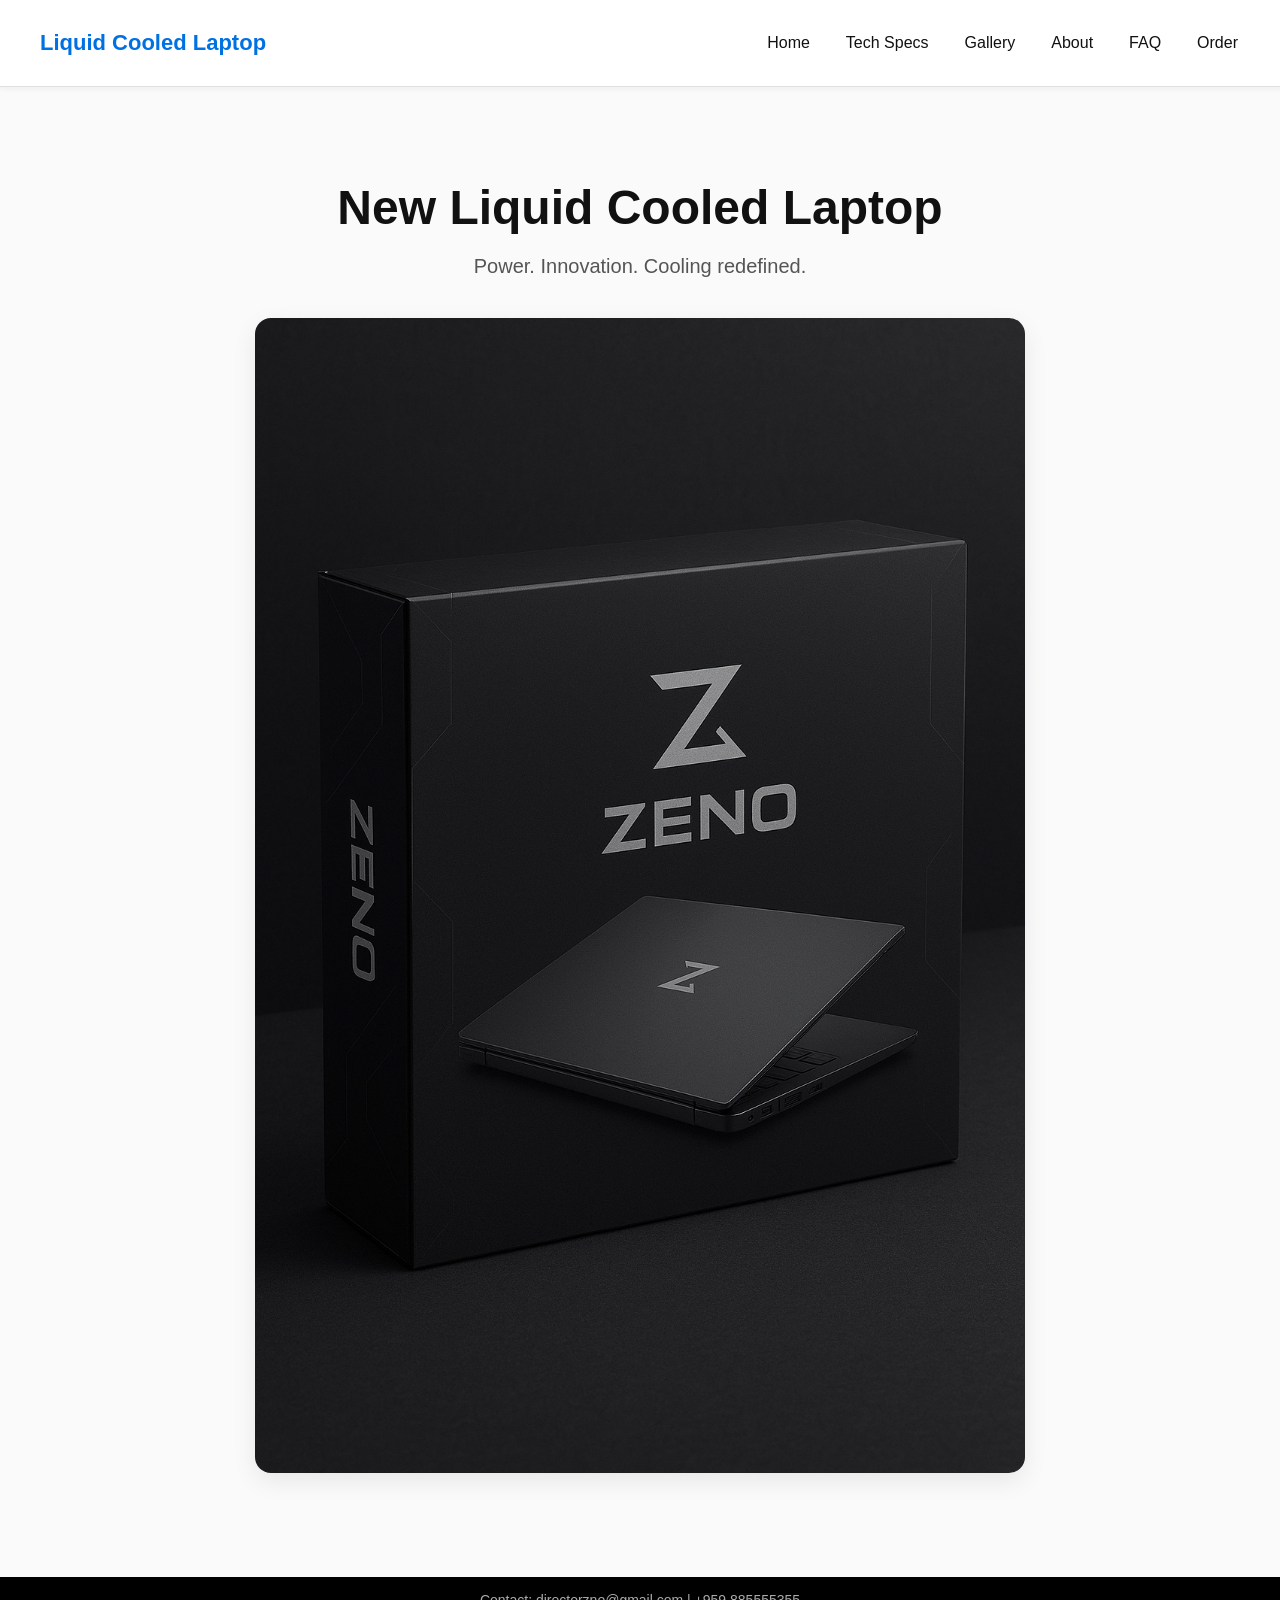
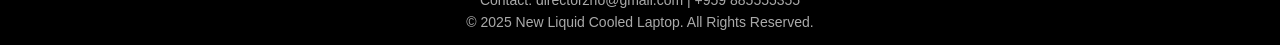
<file: index.html>
<!DOCTYPE html>
<html lang="en">
<head>
  <meta charset="UTF-8">
  <meta name="viewport" content="width=device-width, initial-scale=1.0">
  <title>Home</title>
  <link rel="stylesheet" type="text/css" href="style.css">
</head>
<body>
  <header>
    <h1>Liquid Cooled Laptop</h1>
    <nav>
      <ul>
        <li><a href="index.html">Home</a></li>
        <li><a href="techspecs.html">Tech Specs</a></li>
        <li><a href="gallery.html">Gallery</a></li>
        <li><a href="aboutus.html">About</a></li>
        <li><a href="faq.html">FAQ</a></li>
        <li><a href="order.html">Order</a></li>
      </ul>
    </nav>
  </header>

  <section id="home" class="hero">
    <h2>New Liquid Cooled Laptop</h2>
    <p>Power. Innovation. Cooling redefined.</p>
    <img src="pic/photo7.png" alt="Laptop Hero Image">
  </section>

  <footer>
    <p>Contact: directorzno@gmail.com | +959 885555355</p>
    <p>&copy; 2025 New Liquid Cooled Laptop. All Rights Reserved.</p>
  </footer>
</body>
</html>
</file>
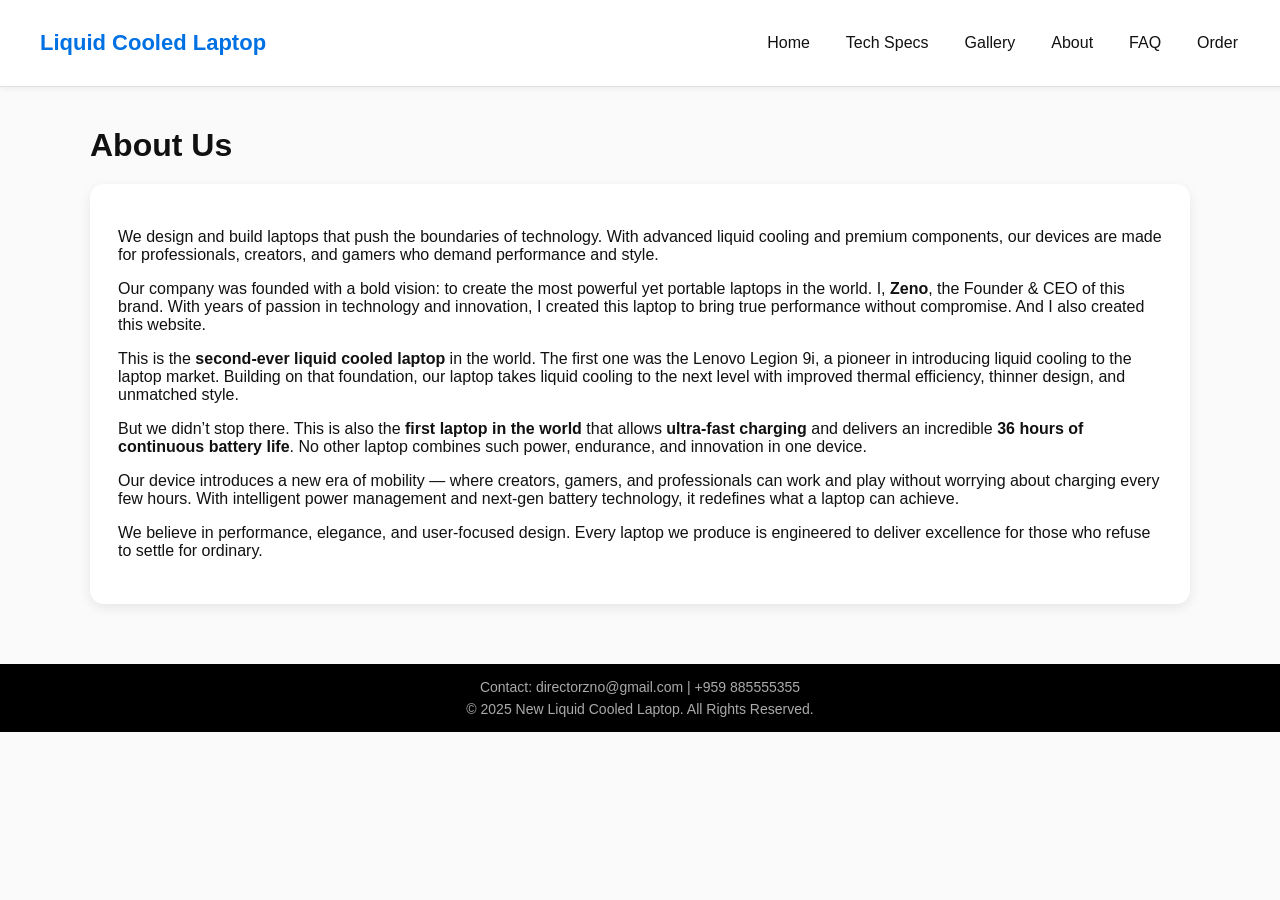
<file: aboutus.html>
<!DOCTYPE html>
<html>
<head>
  <meta charset="utf-8">
  <meta name="viewport" content="width=device-width, initial-scale=1">
  <title>About Us</title>
  <link rel="stylesheet" type="text/css" href="style.css">
</head>
<body>
<header>
    <h1>Liquid Cooled Laptop</h1>
    <nav>
      <ul>
        <li><a href="index.html">Home</a></li>
        <li><a href="techspecs.html">Tech Specs</a></li>
        <li><a href="gallery.html">Gallery</a></li>
        <li><a href="aboutus.html">About</a></li>
        <li><a href="faq.html">FAQ</a></li>
        <li><a href="order.html">Order</a></li>
      </ul>
    </nav>
  </header>

  <section id="about">
    <h2>About Us</h2>
    <div class="card">
      <p>We design and build laptops that push the boundaries of technology. With advanced liquid cooling and premium components, our devices are made for professionals, creators, and gamers who demand performance and style.</p>
      
      <p>Our company was founded with a bold vision: to create the most powerful yet portable laptops in the world. I, <strong>Zeno</strong>, the Founder & CEO of this brand. With years of passion in technology and innovation, I created this laptop to bring true performance without compromise. And I also created this website.</p>
      
      <p>This is the <strong>second-ever liquid cooled laptop</strong> in the world. The first one was the Lenovo Legion 9i, a pioneer in introducing liquid cooling to the laptop market. Building on that foundation, our laptop takes liquid cooling to the next level with improved thermal efficiency, thinner design, and unmatched style.</p>
      
      <p>But we didn’t stop there. This is also the <strong>first laptop in the world</strong> that allows <strong>ultra-fast charging</strong> and delivers an incredible <strong>36 hours of continuous battery life</strong>. No other laptop combines such power, endurance, and innovation in one device.</p>
      
      <p>Our device introduces a new era of mobility — where creators, gamers, and professionals can work and play without worrying about charging every few hours. With intelligent power management and next-gen battery technology, it redefines what a laptop can achieve.</p>
      
      <p>We believe in performance, elegance, and user-focused design. Every laptop we produce is engineered to deliver excellence for those who refuse to settle for ordinary.</p>
    </div>
  </section>

  <footer>
    <p>Contact: directorzno@gmail.com | +959 885555355</p>
    <p>&copy; 2025 New Liquid Cooled Laptop. All Rights Reserved.</p>
  </footer>
</body>
</html>
</file>
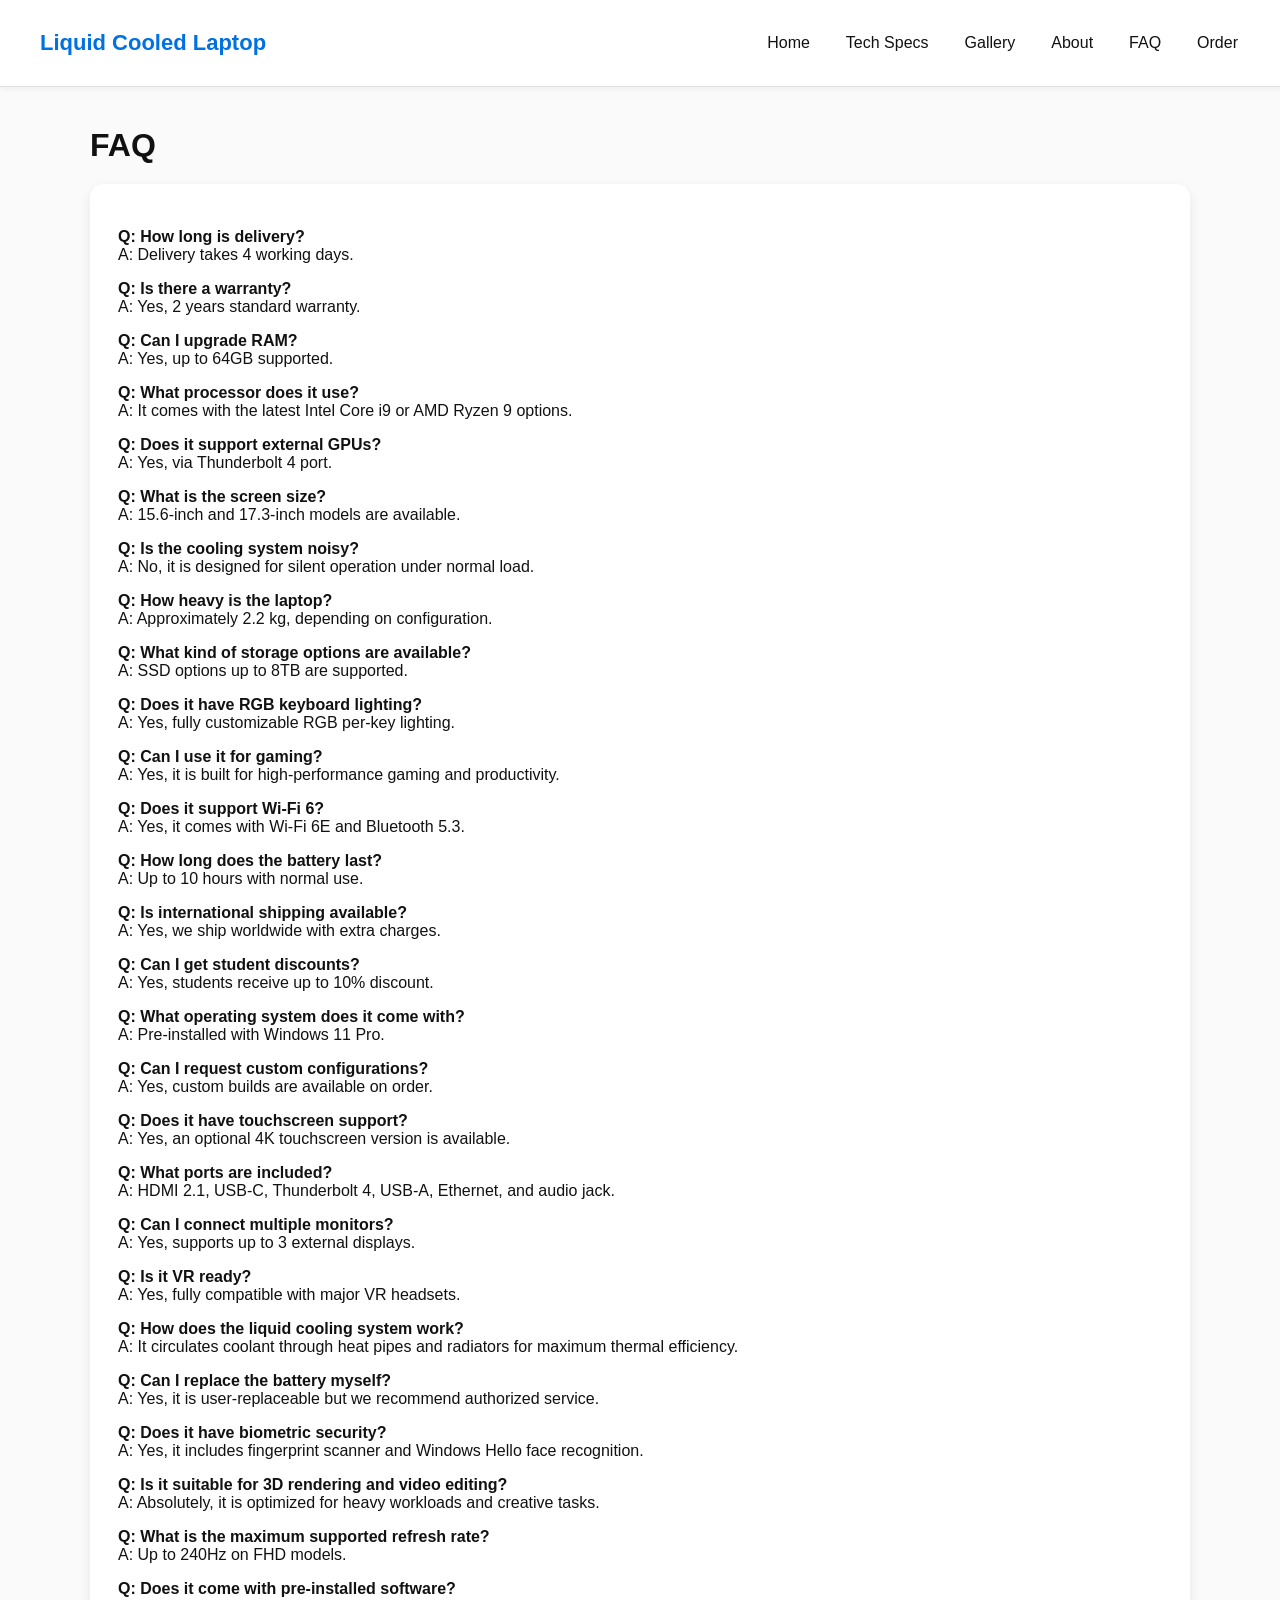
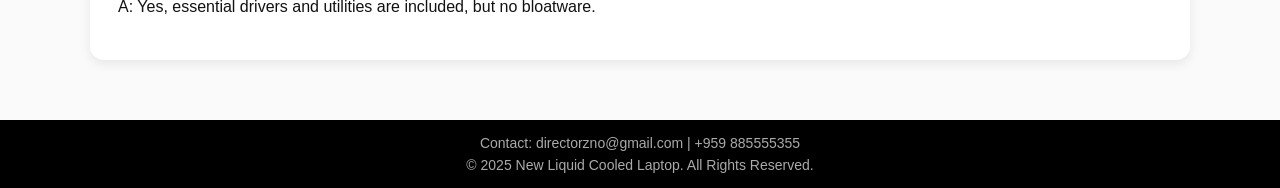
<file: faq.html>
<!DOCTYPE html>
<html>
<head>
  <meta charset="utf-8">
  <meta name="viewport" content="width=device-width, initial-scale=1">
  <title>FAQs</title>
  <link rel="stylesheet" type="text/css" href="style.css">
</head>
<body>
<header>
    <h1>Liquid Cooled Laptop</h1>
    <nav>
      <ul>
        <li><a href="index.html">Home</a></li>
        <li><a href="techspecs.html">Tech Specs</a></li>
        <li><a href="gallery.html">Gallery</a></li>
        <li><a href="aboutus.html">About</a></li>
        <li><a href="faq.html">FAQ</a></li>
        <li><a href="order.html">Order</a></li>
      </ul>
    </nav>
  </header>

  <section id="faq">
    <h2>FAQ</h2>
    <div class="card">
      <p><strong>Q: How long is delivery?</strong><br> A: Delivery takes 4 working days.</p>
      <p><strong>Q: Is there a warranty?</strong><br> A: Yes, 2 years standard warranty.</p>
      <p><strong>Q: Can I upgrade RAM?</strong><br> A: Yes, up to 64GB supported.</p>
      <p><strong>Q: What processor does it use?</strong><br> A: It comes with the latest Intel Core i9 or AMD Ryzen 9 options.</p>
      <p><strong>Q: Does it support external GPUs?</strong><br> A: Yes, via Thunderbolt 4 port.</p>
      <p><strong>Q: What is the screen size?</strong><br> A: 15.6-inch and 17.3-inch models are available.</p>
      <p><strong>Q: Is the cooling system noisy?</strong><br> A: No, it is designed for silent operation under normal load.</p>
      <p><strong>Q: How heavy is the laptop?</strong><br> A: Approximately 2.2 kg, depending on configuration.</p>
      <p><strong>Q: What kind of storage options are available?</strong><br> A: SSD options up to 8TB are supported.</p>
      <p><strong>Q: Does it have RGB keyboard lighting?</strong><br> A: Yes, fully customizable RGB per-key lighting.</p>
      <p><strong>Q: Can I use it for gaming?</strong><br> A: Yes, it is built for high-performance gaming and productivity.</p>
      <p><strong>Q: Does it support Wi-Fi 6?</strong><br> A: Yes, it comes with Wi-Fi 6E and Bluetooth 5.3.</p>
      <p><strong>Q: How long does the battery last?</strong><br> A: Up to 10 hours with normal use.</p>
      <p><strong>Q: Is international shipping available?</strong><br> A: Yes, we ship worldwide with extra charges.</p>
      <p><strong>Q: Can I get student discounts?</strong><br> A: Yes, students receive up to 10% discount.</p>
      <p><strong>Q: What operating system does it come with?</strong><br> A: Pre-installed with Windows 11 Pro.</p>
      <p><strong>Q: Can I request custom configurations?</strong><br> A: Yes, custom builds are available on order.</p>

      <!-- Extra 10 FAQs -->
      <p><strong>Q: Does it have touchscreen support?</strong><br> A: Yes, an optional 4K touchscreen version is available.</p>
      <p><strong>Q: What ports are included?</strong><br> A: HDMI 2.1, USB-C, Thunderbolt 4, USB-A, Ethernet, and audio jack.</p>
      <p><strong>Q: Can I connect multiple monitors?</strong><br> A: Yes, supports up to 3 external displays.</p>
      <p><strong>Q: Is it VR ready?</strong><br> A: Yes, fully compatible with major VR headsets.</p>
      <p><strong>Q: How does the liquid cooling system work?</strong><br> A: It circulates coolant through heat pipes and radiators for maximum thermal efficiency.</p>
      <p><strong>Q: Can I replace the battery myself?</strong><br> A: Yes, it is user-replaceable but we recommend authorized service.</p>
      <p><strong>Q: Does it have biometric security?</strong><br> A: Yes, it includes fingerprint scanner and Windows Hello face recognition.</p>
      <p><strong>Q: Is it suitable for 3D rendering and video editing?</strong><br> A: Absolutely, it is optimized for heavy workloads and creative tasks.</p>
      <p><strong>Q: What is the maximum supported refresh rate?</strong><br> A: Up to 240Hz on FHD models.</p>
      <p><strong>Q: Does it come with pre-installed software?</strong><br> A: Yes, essential drivers and utilities are included, but no bloatware.</p>
    </div>
  </section>
   
  <footer>
    <p>Contact: directorzno@gmail.com | +959 885555355</p>
    <p>&copy; 2025 New Liquid Cooled Laptop. All Rights Reserved.</p>
  </footer>
</body>
</html>
</file>
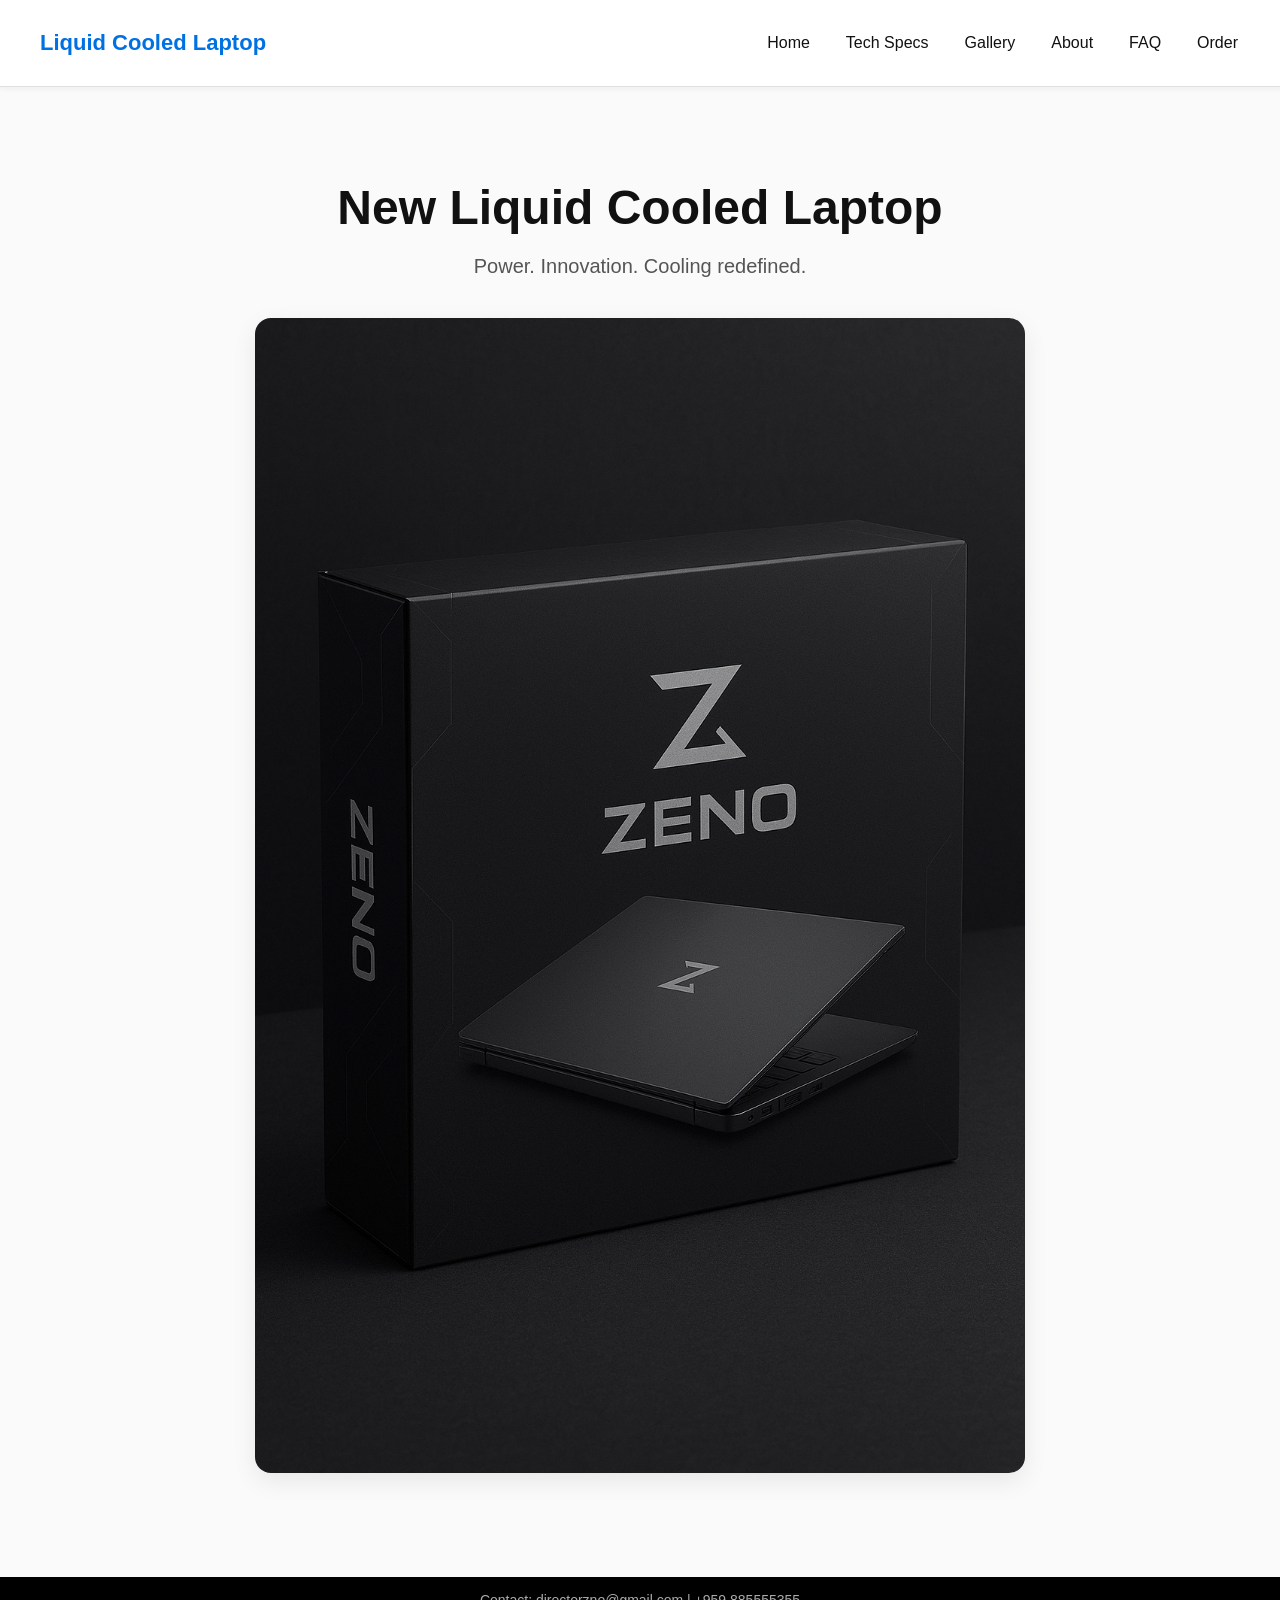
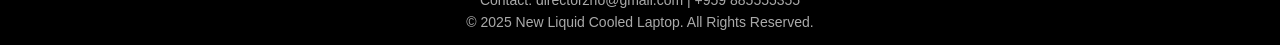
<file: home.html>
<!DOCTYPE html>
<html lang="en">
<head>
  <meta charset="UTF-8">
  <meta name="viewport" content="width=device-width, initial-scale=1.0">
  <title>Home</title>
  <link rel="stylesheet" type="text/css" href="style.css">
</head>
<body>
  <header>
    <h1>Liquid Cooled Laptop</h1>
    <nav>
      <ul>
        <li><a href="home.html">Home</a></li>
        <li><a href="techspecs.html">Tech Specs</a></li>
        <li><a href="gallery.html">Gallery</a></li>
        <li><a href="aboutus.html">About</a></li>
        <li><a href="faq.html">FAQ</a></li>
        <li><a href="order.html">Order</a></li>
      </ul>
    </nav>
  </header>

  <section id="home" class="hero">
    <h2>New Liquid Cooled Laptop</h2>
    <p>Power. Innovation. Cooling redefined.</p>
    <img src="pic/photo7.png" alt="Laptop Hero Image">
  </section>

  <footer>
    <p>Contact: directorzno@gmail.com | +959 885555355</p>
    <p>&copy; 2025 New Liquid Cooled Laptop. All Rights Reserved.</p>
  </footer>
</body>
</html>
</file>
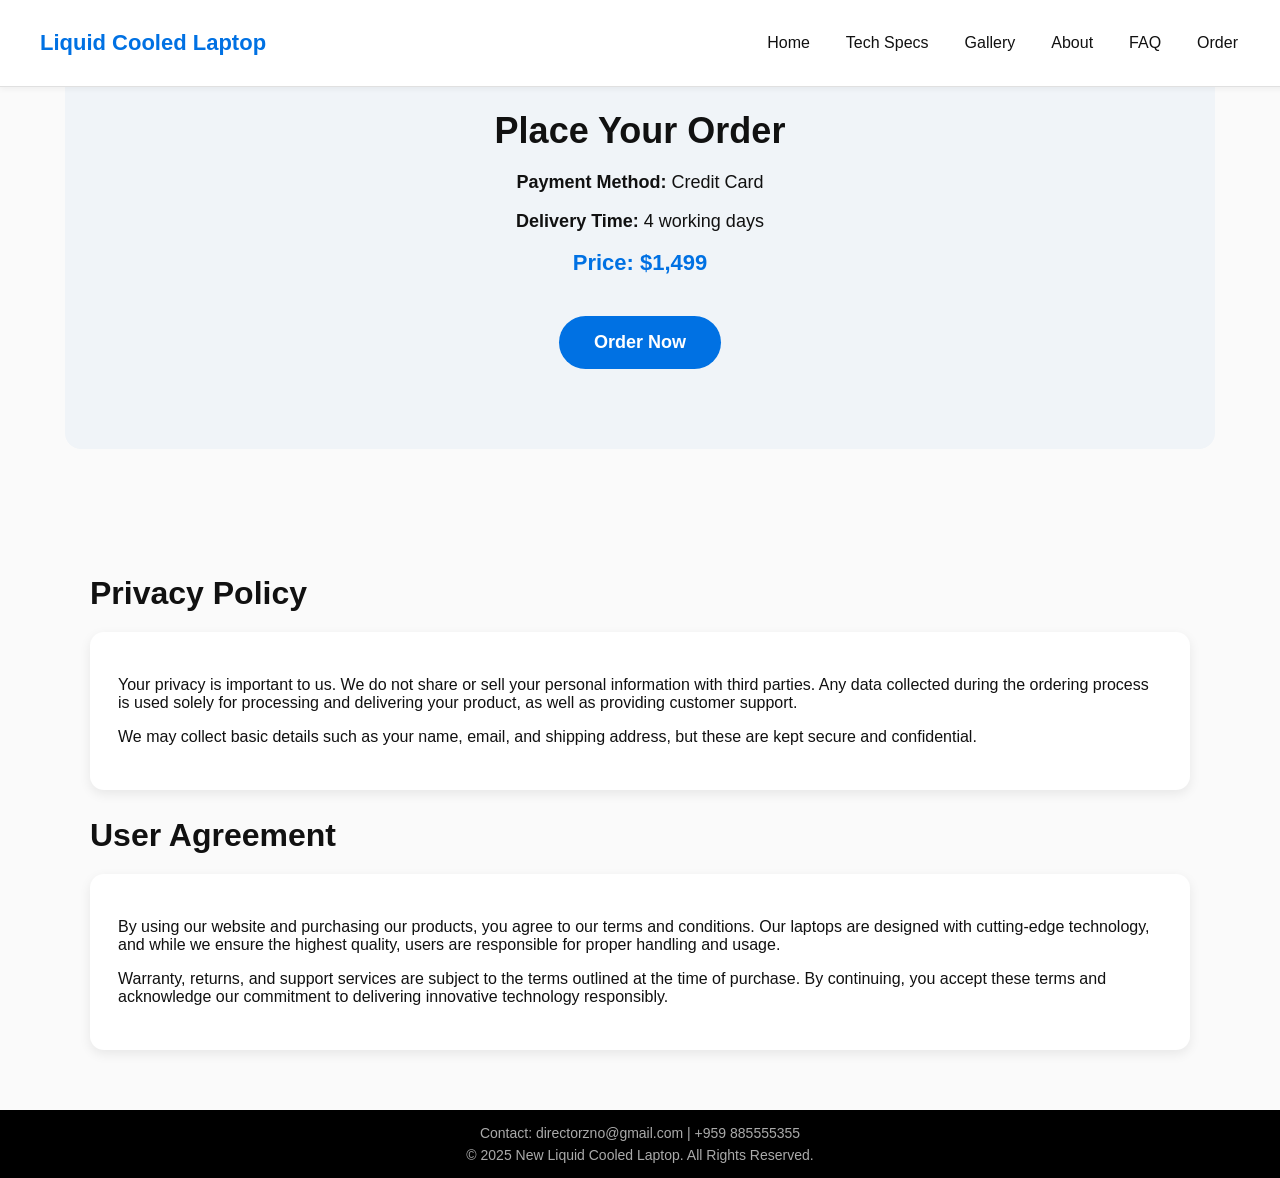
<file: order.html>
<!DOCTYPE html>
<html>
<head>
  <meta charset="utf-8">
  <meta name="viewport" content="width=device-width, initial-scale=1">
  <title>Order</title>
  <link rel="stylesheet" type="text/css" href="style.css">
</head>
<body>
<header>
    <h1>Liquid Cooled Laptop</h1>
    <nav>
      <ul>
        <li><a href="index.html">Home</a></li>
        <li><a href="techspecs.html">Tech Specs</a></li>
        <li><a href="gallery.html">Gallery</a></li>
        <li><a href="aboutus.html">About</a></li>
        <li><a href="faq.html">FAQ</a></li>
        <li><a href="order.html">Order</a></li>
      </ul>
    </nav>
  </header>
<section id="order" class="order">
    <h2>Place Your Order</h2>
    <p><strong>Payment Method:</strong> Credit Card</p>
    <p><strong>Delivery Time:</strong> 4 working days</p>
  
    <p class="price">Price: $1,499</p>

    <a href="mailto:directorzno@gmail.com" class="btn">Order Now</a>
  </section>
  <section id="policies">
    <h2>Privacy Policy</h2>
    <div class="card">
      <p>Your privacy is important to us. We do not share or sell your personal information with third parties. Any data collected during the ordering process is used solely for processing and delivering your product, as well as providing customer support.</p>
      <p>We may collect basic details such as your name, email, and shipping address, but these are kept secure and confidential.</p>
    </div>

    <h2>User Agreement</h2>
    <div class="card">
      <p>By using our website and purchasing our products, you agree to our terms and conditions. Our laptops are designed with cutting-edge technology, and while we ensure the highest quality, users are responsible for proper handling and usage.</p>
      <p>Warranty, returns, and support services are subject to the terms outlined at the time of purchase. By continuing, you accept these terms and acknowledge our commitment to delivering innovative technology responsibly.</p>
    </div>
  </section>

  <footer>
    <p>Contact: directorzno@gmail.com | +959 885555355</p>
    <p>&copy; 2025 New Liquid Cooled Laptop. All Rights Reserved.</p>
  </footer>
</body>
</html>
</file>
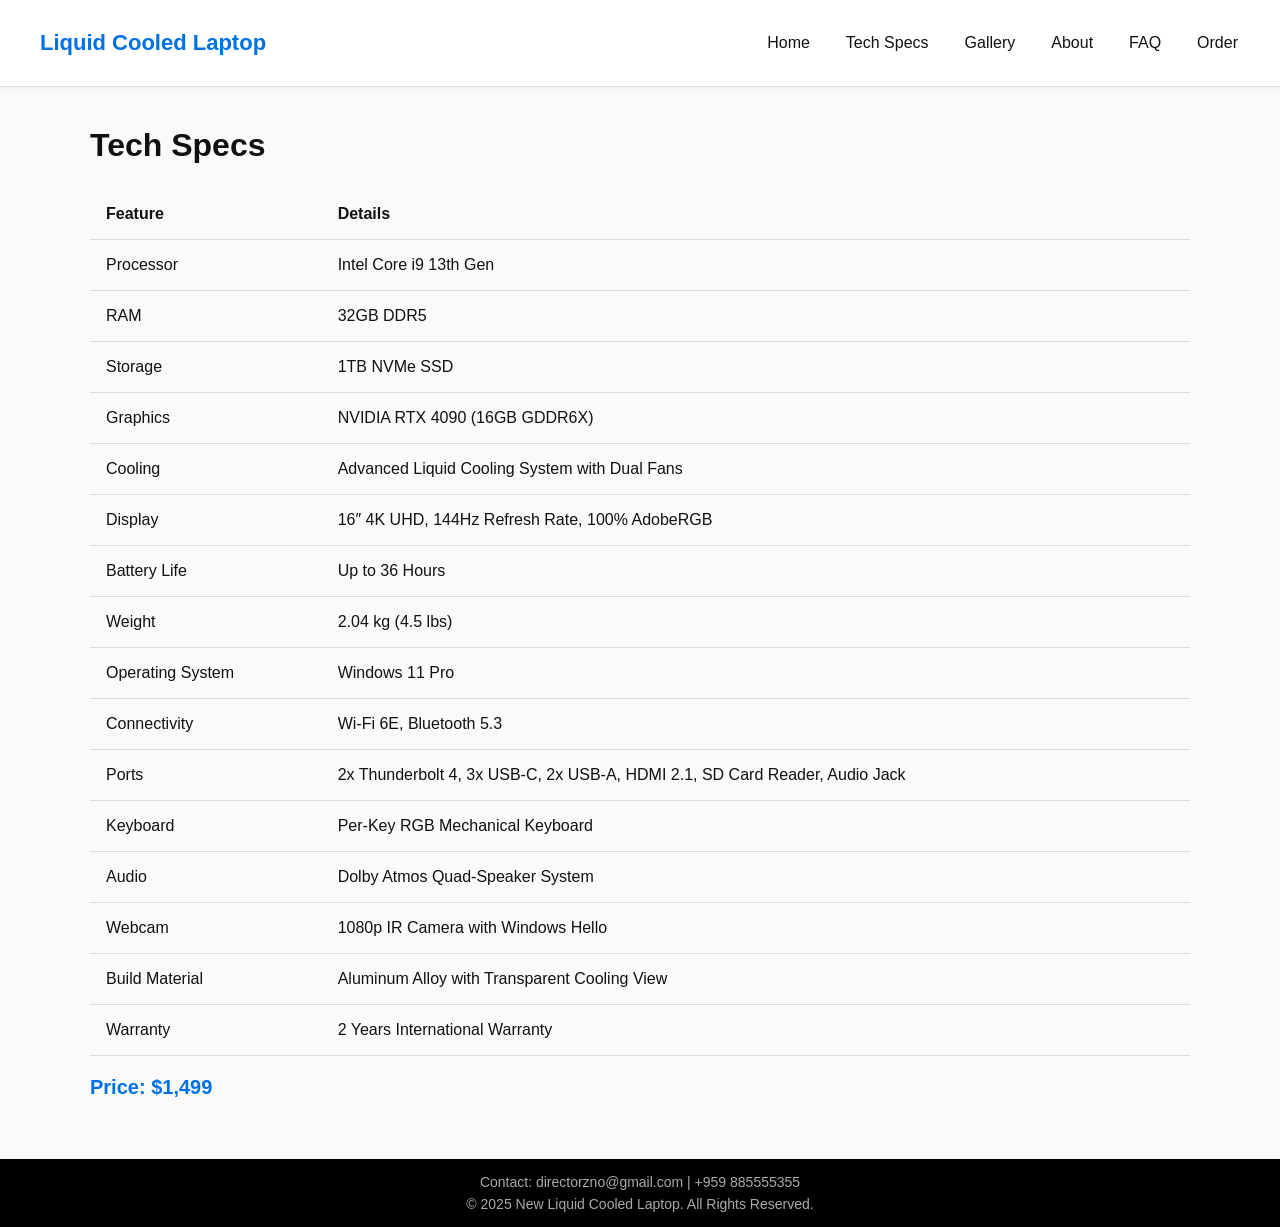
<file: techspecs.html>
<!DOCTYPE html>
<html>
<head>
	<meta charset="utf-8">
	<meta name="viewport" content="width=device-width, initial-scale=1">
	<title>Tech Specs</title>
  <link rel="stylesheet" type="text/css" href="style.css">
</head>
<body>
<header>
    <h1>Liquid Cooled Laptop</h1>
    <nav>
      <ul>
        <li><a href="index.html">Home</a></li>
        <li><a href="techspecs.html">Tech Specs</a></li>
        <li><a href="gallery.html">Gallery</a></li>
        <li><a href="aboutus.html">About</a></li>
        <li><a href="faq.html">FAQ</a></li>
        <li><a href="order.html">Order</a></li>
      </ul>
    </nav>
  </header>
<section id="product">
    <h2>Tech Specs</h2>
    <table>
      <tr><th>Feature</th><th>Details</th></tr>
      <tr><td>Processor</td><td>Intel Core i9 13th Gen</td></tr>
      <tr><td>RAM</td><td>32GB DDR5</td></tr>
      <tr><td>Storage</td><td>1TB NVMe SSD</td></tr>
      <tr><td>Graphics</td><td>NVIDIA RTX 4090 (16GB GDDR6X)</td></tr>
      <tr><td>Cooling</td><td>Advanced Liquid Cooling System with Dual Fans</td></tr>
      <tr><td>Display</td><td>16″ 4K UHD, 144Hz Refresh Rate, 100% AdobeRGB</td></tr>
      <tr><td>Battery Life</td><td>Up to 36 Hours</td></tr>
      <tr><td>Weight</td><td>2.04 kg (4.5 lbs)</td></tr>
      <tr><td>Operating System</td><td>Windows 11 Pro</td></tr>
      <tr><td>Connectivity</td><td>Wi-Fi 6E, Bluetooth 5.3</td></tr>
      <tr><td>Ports</td><td>2x Thunderbolt 4, 3x USB-C, 2x USB-A, HDMI 2.1, SD Card Reader, Audio Jack</td></tr>
      <tr><td>Keyboard</td><td>Per-Key RGB Mechanical Keyboard</td></tr>
      <tr><td>Audio</td><td>Dolby Atmos Quad-Speaker System</td></tr>
      <tr><td>Webcam</td><td>1080p IR Camera with Windows Hello</td></tr>
      <tr><td>Build Material</td><td>Aluminum Alloy with Transparent Cooling View</td></tr>
      <tr><td>Warranty</td><td>2 Years International Warranty</td></tr>
    </table>

    <div class="price-tag">Price: $1,499</div>
  </section>
  <footer>
    <p>Contact: directorzno@gmail.com | +959 885555355</p>
    <p>&copy; 2025 New Liquid Cooled Laptop. All Rights Reserved.</p>
  </footer>
</body>
</html>
</file>
<file: style.css>
body {
      font-family: "Helvetica Neue", Arial, sans-serif;
      margin: 0;
      padding: 0;
      background: #fafafa;
      color: #111;
      
    }
    header {
      position: fixed;
      top: 0;
      left: 0;
      width: 95%;
      background: #fff;
      border-bottom: 1px solid #e0e0e0;
      box-shadow: 0 2px 6px rgba(0,0,0,0.05);
      padding: 18px 40px;
      display: flex;
      justify-content: space-between;
      align-items: center;
    }
    header h1 {
      font-size: 22px;
      margin: 0;
      font-weight: bold;
      color: #0071e3;
    }
    nav ul {
      list-style: none;
      display: flex;
    }
    nav ul li {
      margin: 0 18px;
    }
    nav ul li a {
      text-decoration: none;
      color: #111;
      font-weight: 500;
      transition: color 0.3s;
    }
    nav ul li a:hover {
      color: #0071e3;
    }

    section {
      max-width: 1100px;
      margin: auto;
      padding: 100px 25px 60px;
    }
    .hero {
      text-align: center;
      padding: 140px 20px 100px;
    }
    .hero h2 {
      font-size: 48px;
      margin-bottom: 18px;
      font-weight: 700;
    }
    .hero p {
      font-size: 20px;
      color: #555;
      margin-bottom: 40px;
    }
    .hero img {
      width: 70%;
      max-width: 900px;
      border-radius: 16px;
      box-shadow: 0 8px 25px rgba(0,0,0,0.08);
    }

    h2 {
      font-size: 32px;
      margin-bottom: 20px;
    }

    table {
      width: 100%;
      border-collapse: collapse;
      margin-top: 25px;
      font-size: 16px;
    }
    table th, table td {
      padding: 16px;
      border-bottom: 1px solid #ddd;
      text-align: left;
    }
    table th {
      background: #f9f9f9;
      font-weight: 600;
    }

    .price-tag {
      margin-top: 20px;
      font-size: 20px;
      font-weight: bold;
      color: #0071e3;
    }

    .gallery {
      display: grid;
      grid-template-columns: repeat(auto-fit, minmax(280px, 1fr));
      gap: 25px;
      margin-top: 30px;
    }
    .gallery img {
      width: 100%;
      border-radius: 14px;
      transition: transform 0.3s;
    }
    .gallery img:hover {
      transform: scale(1.05);
    }

    .card {
      background: #fff;
      padding: 28px;
      border-radius: 14px;
      box-shadow: 0 4px 12px rgba(0,0,0,0.08);
      margin-top: 20px;
    }

    .order {
      text-align: center;
      padding: 80px 25px;
      background: #f0f4f8;
      border-radius: 16px;
    }
    .order h2 {
      font-size: 36px;
      margin-bottom: 20px;
    }
    .order p {
      font-size: 18px;
    }
    .order .price {
      font-size: 22px;
      font-weight: bold;
      color: #0071e3;
      margin: 15px 0;
    }
    .btn {
      display: inline-block;
      margin-top: 25px;
      padding: 16px 35px;
      background: #0071e3;
      color: #fff;
      text-decoration: none;
      border-radius: 30px;
      font-weight: bold;
      font-size: 18px;
      transition: background 0.3s;
    }
    .btn:hover {
      background: #005bb5;
    }

    footer {
      background: #000;
      color: #aaa;
      text-align: center;
      padding: 9px 20px;
      font-size: 14px;
    }
    footer p {
      margin: 6px 0;
    }
</file>
